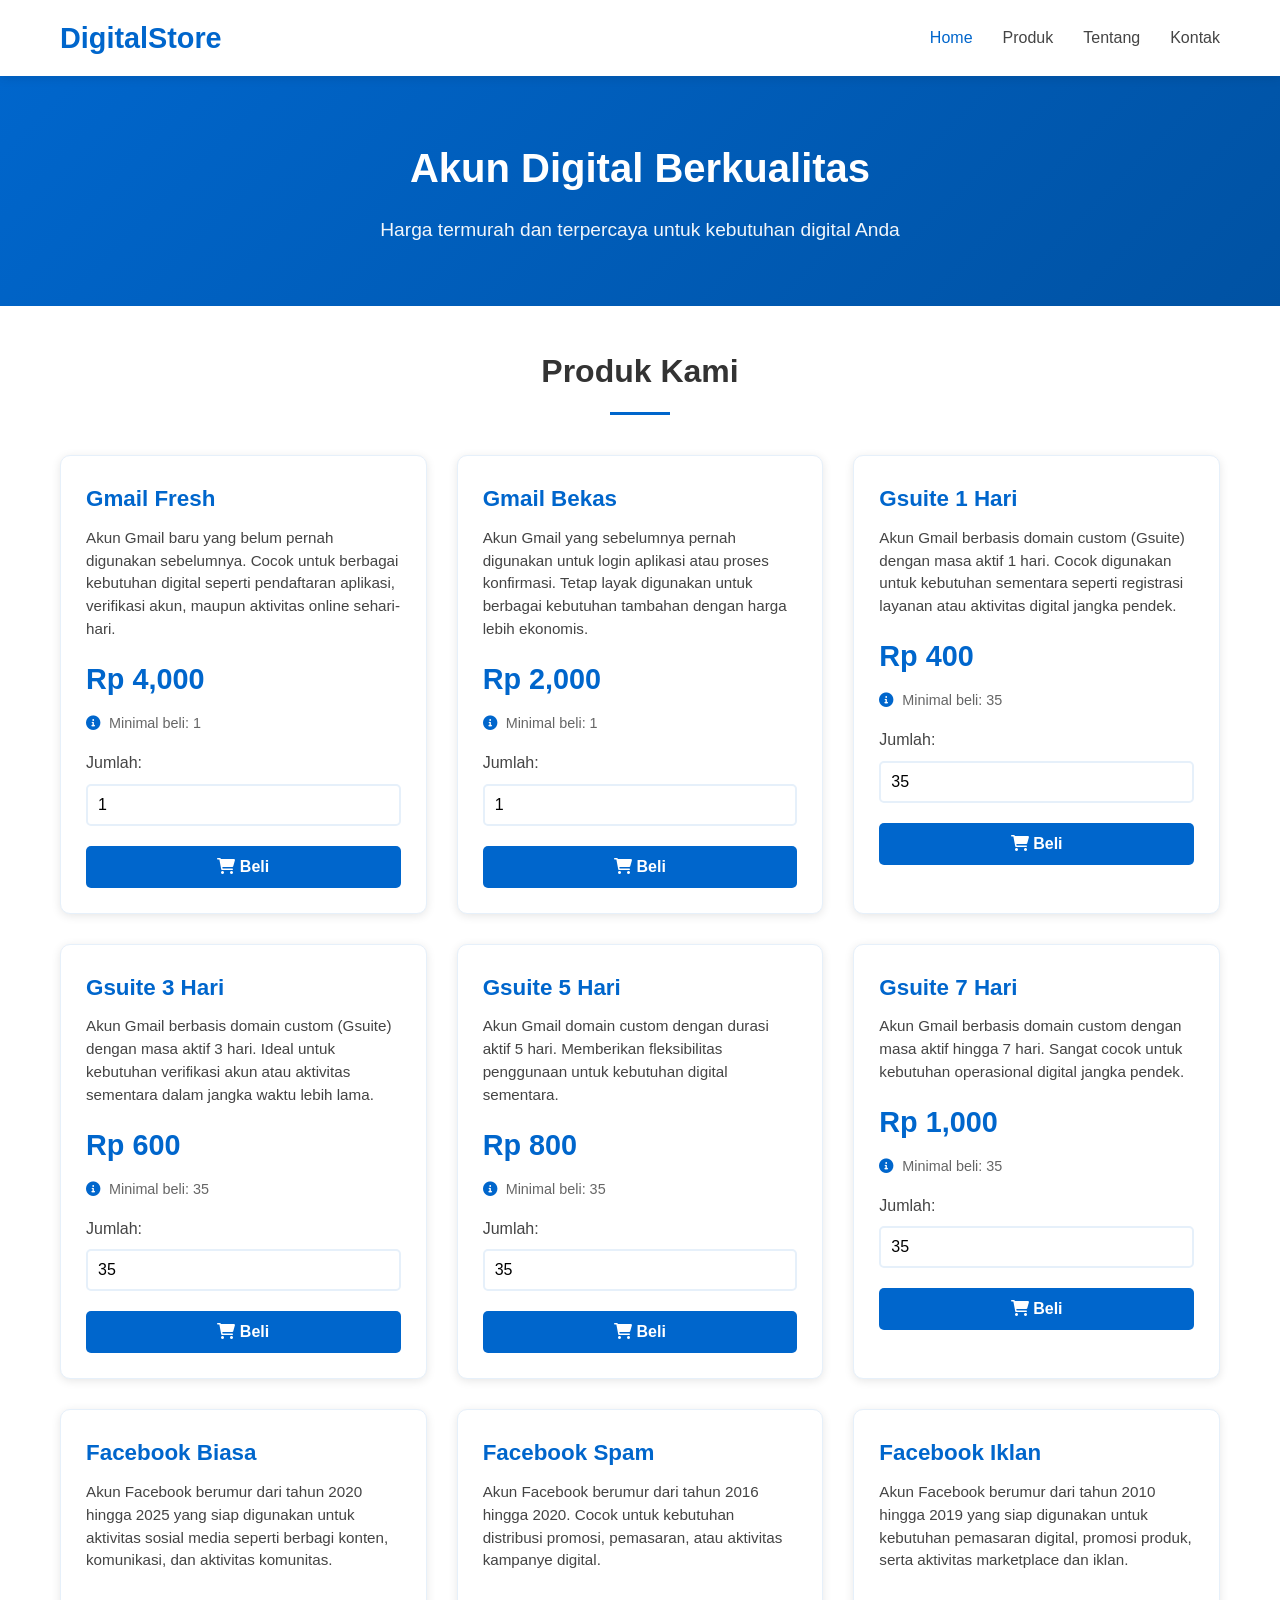
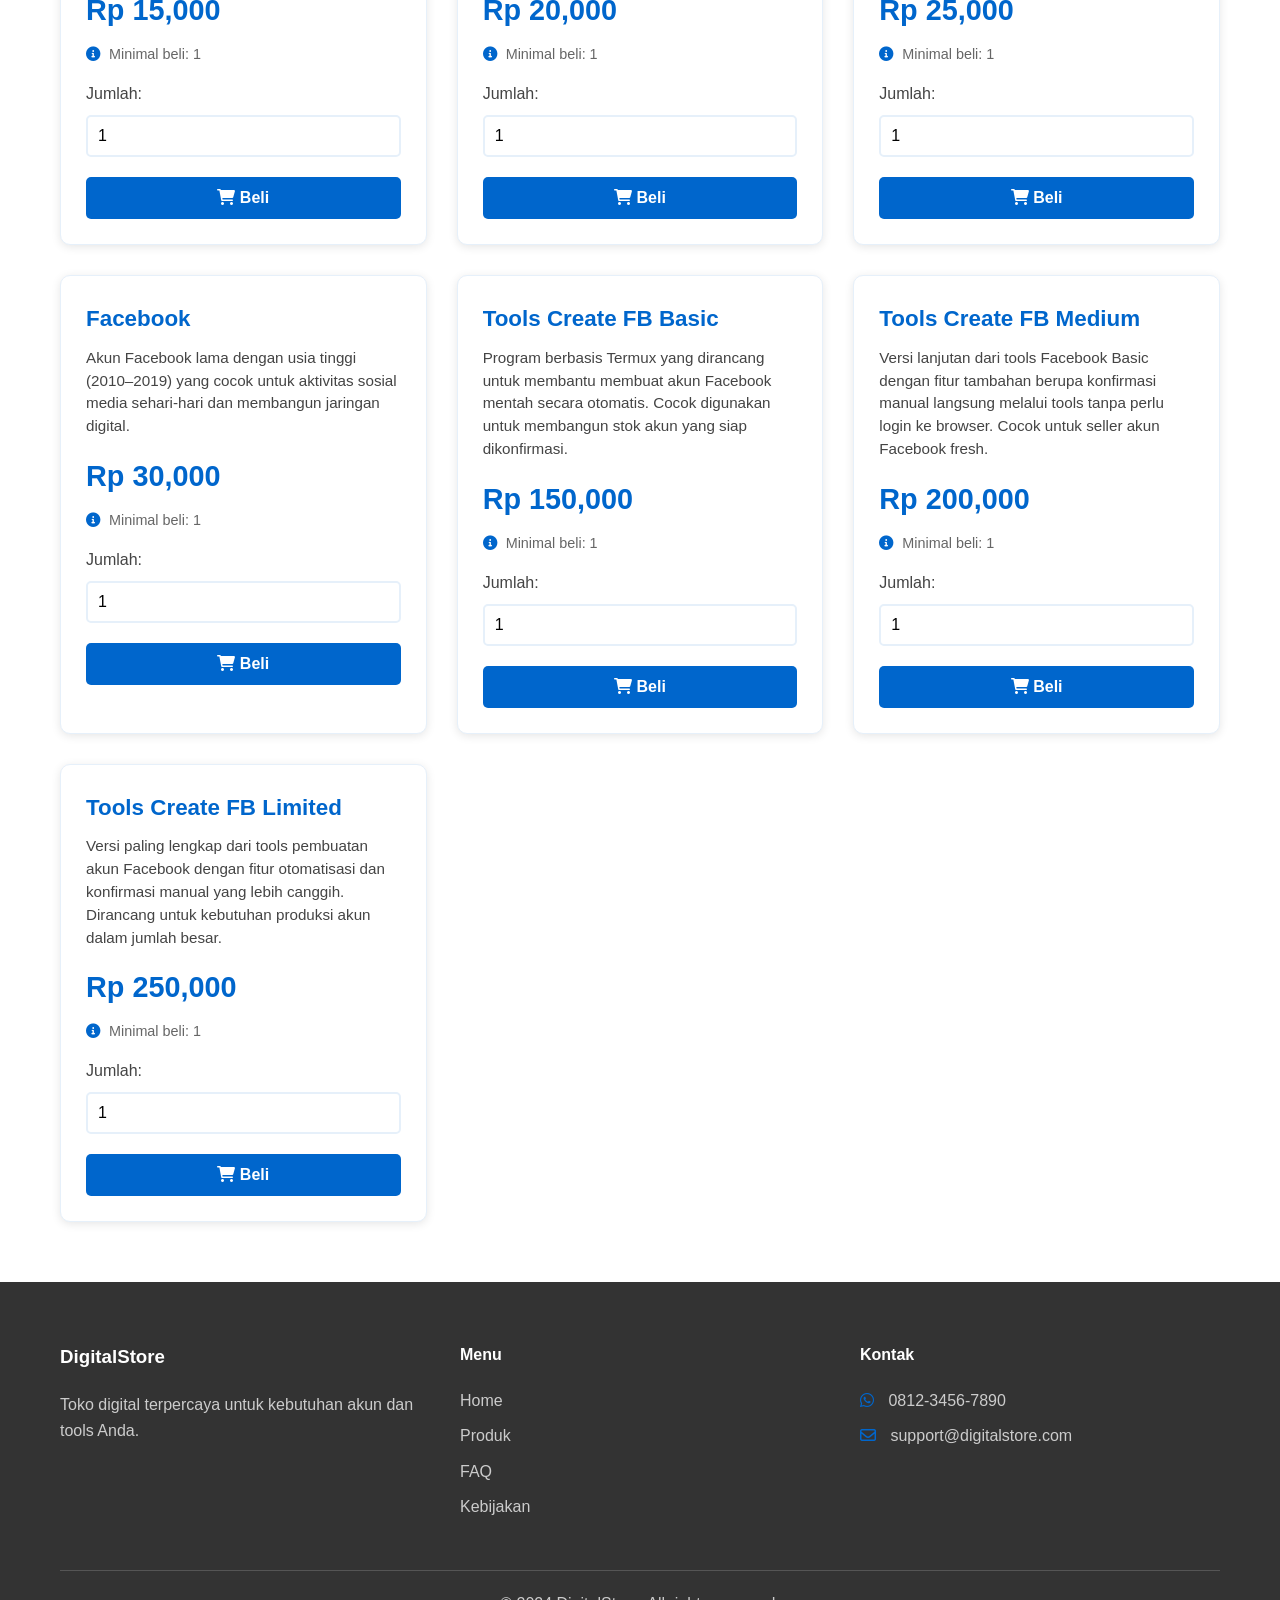
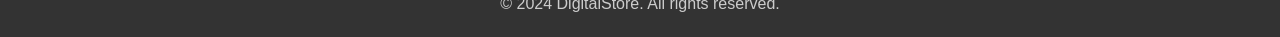
<file: index.html>
<!DOCTYPE html>
<html lang="id">
<head>
    <meta charset="UTF-8">
    <meta name="viewport" content="width=device-width, initial-scale=1.0">
    <title>DigitalStore - Beli Akun Digital</title>
    <link rel="stylesheet" href="style.css">
    <!-- Font Awesome untuk ikon -->
    <link rel="stylesheet" href="https://cdnjs.cloudflare.com/ajax/libs/font-awesome/6.0.0/css/all.min.css">
</head>
<body>
    <!-- Navbar -->
    <nav class="navbar">
        <div class="container">
            <div class="nav-brand">
                <h1>DigitalStore</h1>
            </div>
            <ul class="nav-menu">
                <li><a href="index.html" class="active">Home</a></li>
                <li><a href="#">Produk</a></li>
                <li><a href="#">Tentang</a></li>
                <li><a href="#">Kontak</a></li>
            </ul>
        </div>
    </nav>

    <!-- Hero Section -->
    <section class="hero">
        <div class="container">
            <h2>Akun Digital Berkualitas</h2>
            <p>Harga termurah dan terpercaya untuk kebutuhan digital Anda</p>
        </div>
    </section>

    <!-- Daftar Produk -->
    <section class="products">
        <div class="container">
            <h2 class="section-title">Produk Kami</h2>
            <div class="product-grid" id="product-list">
                <!-- Produk akan dimuat melalui JavaScript -->
            </div>
        </div>
    </section>

    <!-- Footer -->
    <footer class="footer">
        <div class="container">
            <div class="footer-content">
                <div class="footer-section">
                    <h3>DigitalStore</h3>
                    <p>Toko digital terpercaya untuk kebutuhan akun dan tools Anda.</p>
                </div>
                <div class="footer-section">
                    <h4>Menu</h4>
                    <ul>
                        <li><a href="index.html">Home</a></li>
                        <li><a href="#">Produk</a></li>
                        <li><a href="#">FAQ</a></li>
                        <li><a href="#">Kebijakan</a></li>
                    </ul>
                </div>
                <div class="footer-section">
                    <h4>Kontak</h4>
                    <p><i class="fab fa-whatsapp"></i> 0812-3456-7890</p>
                    <p><i class="far fa-envelope"></i> support@digitalstore.com</p>
                </div>
            </div>
            <div class="footer-bottom">
                <p>&copy; 2024 DigitalStore. All rights reserved.</p>
            </div>
        </div>
    </footer>

    <script src="script.js"></script>
</body>
</html>
</file>
<file: style.css>
/* Reset CSS */
* {
    margin: 0;
    padding: 0;
    box-sizing: border-box;
}

/* Variables */
:root {
    --primary-blue: #0066cc;
    --secondary-blue: #0052a3;
    --light-blue: #e6f0fa;
    --white: #ffffff;
    --gray: #f5f5f5;
    --dark-gray: #333333;
    --text-color: #444444;
    --shadow: 0 2px 10px rgba(0,0,0,0.1);
    --transition: all 0.3s ease;
}

/* Global Styles */
body {
    font-family: -apple-system, BlinkMacSystemFont, 'Segoe UI', Roboto, Oxygen, Ubuntu, sans-serif;
    line-height: 1.6;
    color: var(--text-color);
    background-color: var(--white);
}

.container {
    max-width: 1200px;
    margin: 0 auto;
    padding: 0 20px;
}

/* Navbar */
.navbar {
    background-color: var(--white);
    box-shadow: var(--shadow);
    position: sticky;
    top: 0;
    z-index: 1000;
}

.navbar .container {
    display: flex;
    justify-content: space-between;
    align-items: center;
    padding: 15px 20px;
}

.nav-brand h1 {
    color: var(--primary-blue);
    font-size: 1.8rem;
    font-weight: 600;
}

.nav-menu {
    display: flex;
    list-style: none;
    gap: 30px;
}

.nav-menu a {
    text-decoration: none;
    color: var(--text-color);
    font-weight: 500;
    transition: var(--transition);
}

.nav-menu a:hover,
.nav-menu a.active {
    color: var(--primary-blue);
}

/* Hero Section */
.hero {
    background: linear-gradient(135deg, var(--primary-blue), var(--secondary-blue));
    color: var(--white);
    padding: 60px 0;
    text-align: center;
}

.hero h2 {
    font-size: 2.5rem;
    margin-bottom: 15px;
}

.hero p {
    font-size: 1.2rem;
    opacity: 0.95;
}

/* Section Title */
.section-title {
    text-align: center;
    font-size: 2rem;
    color: var(--dark-gray);
    margin: 40px 0;
    position: relative;
}

.section-title:after {
    content: '';
    display: block;
    width: 60px;
    height: 3px;
    background-color: var(--primary-blue);
    margin: 15px auto 0;
}

/* Product Grid */
.product-grid {
    display: grid;
    grid-template-columns: repeat(auto-fill, minmax(300px, 1fr));
    gap: 30px;
    margin-bottom: 60px;
}

/* Product Card */
.product-card {
    background: var(--white);
    border-radius: 10px;
    overflow: hidden;
    box-shadow: var(--shadow);
    transition: var(--transition);
    border: 1px solid var(--light-blue);
}

.product-card:hover {
    transform: translateY(-5px);
    box-shadow: 0 5px 20px rgba(0,102,204,0.2);
}

.product-content {
    padding: 25px;
}

.product-title {
    color: var(--primary-blue);
    font-size: 1.4rem;
    margin-bottom: 10px;
}

.product-description {
    color: var(--text-color);
    font-size: 0.95rem;
    margin-bottom: 15px;
    line-height: 1.5;
}

.product-price {
    font-size: 1.8rem;
    font-weight: 700;
    color: var(--primary-blue);
    margin-bottom: 10px;
}

.product-min {
    color: #666;
    font-size: 0.9rem;
    margin-bottom: 15px;
}

.product-min i {
    color: var(--primary-blue);
    margin-right: 5px;
}

/* Quantity Input */
.quantity-control {
    margin-bottom: 20px;
}

.quantity-control label {
    display: block;
    margin-bottom: 8px;
    font-weight: 500;
}

.quantity-input {
    width: 100%;
    padding: 10px;
    border: 2px solid var(--light-blue);
    border-radius: 5px;
    font-size: 1rem;
    transition: var(--transition);
}

.quantity-input:focus {
    outline: none;
    border-color: var(--primary-blue);
}

/* Buttons */
.btn-buy {
    width: 100%;
    padding: 12px;
    background-color: var(--primary-blue);
    color: var(--white);
    border: none;
    border-radius: 5px;
    font-size: 1rem;
    font-weight: 600;
    cursor: pointer;
    transition: var(--transition);
}

.btn-buy:hover {
    background-color: var(--secondary-blue);
    transform: scale(1.02);
}

.btn-primary,
.btn-success {
    padding: 12px 30px;
    border: none;
    border-radius: 5px;
    font-size: 1rem;
    font-weight: 600;
    cursor: pointer;
    transition: var(--transition);
}

.btn-primary {
    background-color: var(--primary-blue);
    color: var(--white);
}

.btn-primary:hover {
    background-color: var(--secondary-blue);
}

.btn-success {
    background-color: #28a745;
    color: var(--white);
}

.btn-success:hover {
    background-color: #218838;
}

.btn-copy {
    padding: 8px 15px;
    background-color: var(--light-blue);
    color: var(--primary-blue);
    border: 1px solid var(--primary-blue);
    border-radius: 5px;
    cursor: pointer;
    transition: var(--transition);
    font-size: 0.9rem;
}

.btn-copy:hover {
    background-color: var(--primary-blue);
    color: var(--white);
}

/* Checkout Page Styles */
.checkout {
    padding: 40px 0 60px;
    min-height: 60vh;
}

.checkout-grid {
    display: grid;
    grid-template-columns: 1fr 1fr;
    gap: 30px;
    margin-bottom: 40px;
}

/* Order Summary */
.order-summary,
.buyer-form {
    background: var(--white);
    padding: 30px;
    border-radius: 10px;
    box-shadow: var(--shadow);
}

.order-summary h3,
.buyer-form h3 {
    color: var(--primary-blue);
    margin-bottom: 20px;
    font-size: 1.3rem;
}

.order-details {
    background: var(--gray);
    padding: 20px;
    border-radius: 8px;
}

.order-item {
    display: flex;
    justify-content: space-between;
    margin-bottom: 15px;
    padding-bottom: 10px;
    border-bottom: 1px dashed #ddd;
}

.order-total {
    display: flex;
    justify-content: space-between;
    margin-top: 15px;
    padding-top: 15px;
    border-top: 2px solid var(--primary-blue);
    font-weight: 700;
    font-size: 1.2rem;
    color: var(--primary-blue);
}

/* Form Styles */
.form-group {
    margin-bottom: 20px;
}

.form-group label {
    display: block;
    margin-bottom: 8px;
    font-weight: 500;
}

.form-group input {
    width: 100%;
    padding: 12px;
    border: 2px solid var(--light-blue);
    border-radius: 5px;
    font-size: 1rem;
    transition: var(--transition);
}

.form-group input:focus {
    outline: none;
    border-color: var(--primary-blue);
}

/* Payment Methods */
.payment-methods {
    margin: 40px 0;
}

.payment-methods h3 {
    color: var(--primary-blue);
    margin-bottom: 20px;
}

.payment-grid {
    display: grid;
    grid-template-columns: repeat(auto-fit, minmax(250px, 1fr));
    gap: 20px;
}

.payment-card {
    background: var(--white);
    padding: 25px;
    border-radius: 10px;
    box-shadow: var(--shadow);
    text-align: center;
    border: 1px solid var(--light-blue);
}

.payment-card h4 {
    color: var(--primary-blue);
    margin-bottom: 15px;
}

.payment-card h4 i {
    margin-right: 8px;
}

.payment-number {
    font-size: 1.1rem;
    font-weight: 600;
    margin-bottom: 10px;
    color: var(--dark-gray);
}

.payment-name {
    color: #666;
    margin-bottom: 15px;
}

.qris-card {
    grid-column: span 1;
}

.qris-note {
    color: #666;
    margin-bottom: 15px;
    font-size: 0.95rem;
}

.qris-image {
    max-width: 200px;
    width: 100%;
    height: auto;
    margin: 10px auto;
    display: block;
    border: 1px solid #ddd;
    border-radius: 8px;
}

/* Checkout Actions */
.checkout-actions {
    display: flex;
    gap: 20px;
    justify-content: center;
    margin-top: 40px;
}

/* Footer */
.footer {
    background-color: var(--dark-gray);
    color: var(--white);
    padding: 60px 0 20px;
    margin-top: 60px;
}

.footer-content {
    display: grid;
    grid-template-columns: repeat(auto-fit, minmax(250px, 1fr));
    gap: 40px;
    margin-bottom: 40px;
}

.footer-section h3,
.footer-section h4 {
    color: var(--white);
    margin-bottom: 20px;
}

.footer-section ul {
    list-style: none;
}

.footer-section ul li {
    margin-bottom: 10px;
}

.footer-section ul li a {
    color: #ccc;
    text-decoration: none;
    transition: var(--transition);
}

.footer-section ul li a:hover {
    color: var(--primary-blue);
}

.footer-section p {
    color: #ccc;
    margin-bottom: 10px;
}

.footer-section p i {
    margin-right: 10px;
    color: var(--primary-blue);
}

.footer-bottom {
    text-align: center;
    padding-top: 20px;
    border-top: 1px solid #555;
    color: #ccc;
}

/* Responsive Design */
@media (max-width: 768px) {
    .nav-menu {
        display: none; /* Untuk kemudahan, bisa diganti dengan hamburger menu */
    }
    
    .hero h2 {
        font-size: 2rem;
    }
    
    .checkout-grid {
        grid-template-columns: 1fr;
    }
    
    .payment-grid {
        grid-template-columns: 1fr;
    }
    
    .checkout-actions {
        flex-direction: column;
    }
    
    .btn-primary,
    .btn-success {
        width: 100%;
    }
}

@media (max-width: 480px) {
    .product-grid {
        grid-template-columns: 1fr;
    }
    
    .hero h2 {
        font-size: 1.6rem;
    }
    
    .hero p {
        font-size: 1rem;
    }
}
</file>
